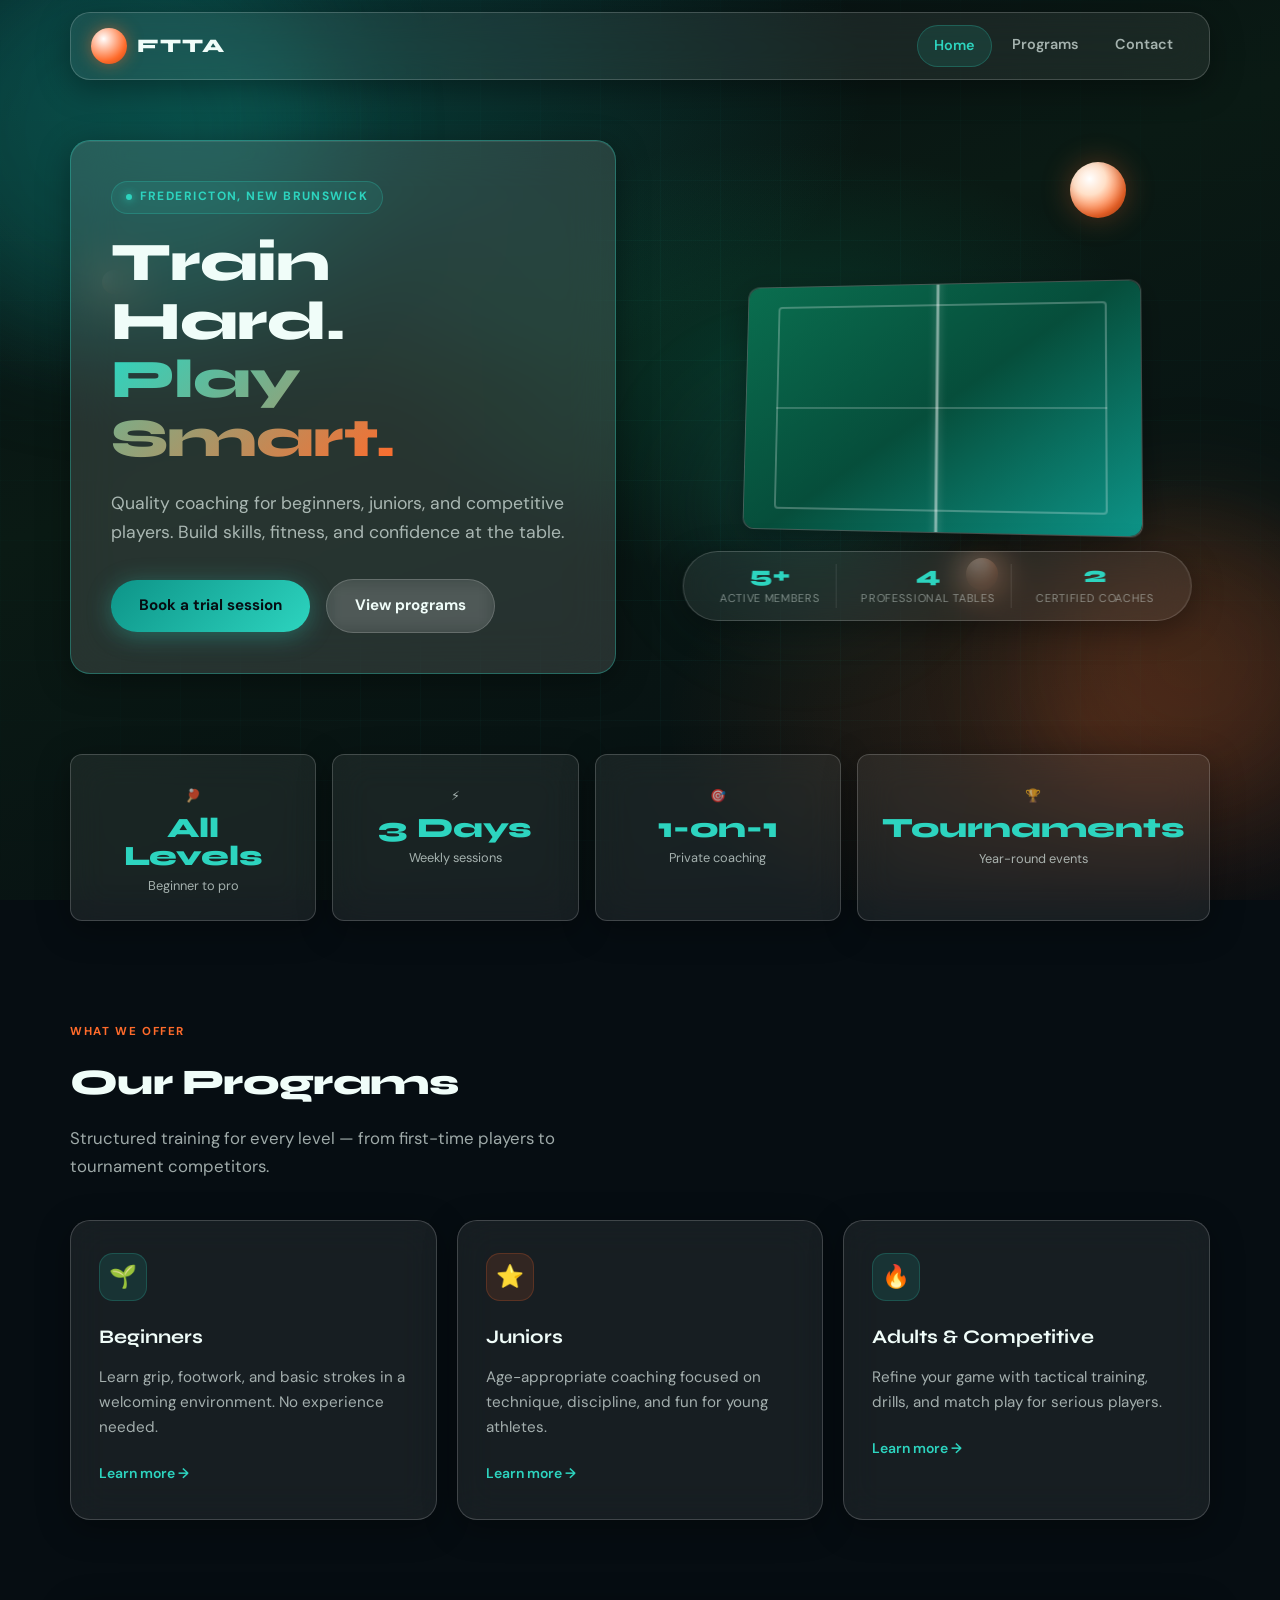
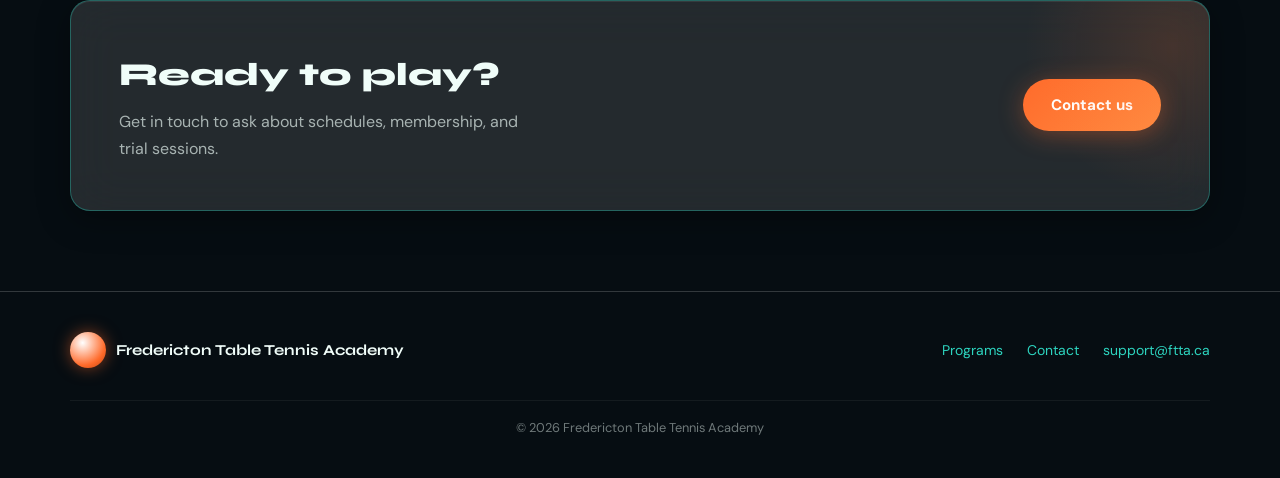
<file: index.html>
<!DOCTYPE html>
<html lang="en">
  <head>
    <meta charset="UTF-8" />
    <meta name="viewport" content="width=device-width, initial-scale=1.0" />
    <meta
      name="description"
      content="Fredericton Table Tennis Academy — coaching and programs for all ages and skill levels."
    />
    <title>Fredericton Table Tennis Academy</title>
    <link rel="preconnect" href="https://fonts.googleapis.com" />
    <link rel="preconnect" href="https://fonts.gstatic.com" crossorigin />
    <link
      href="https://fonts.googleapis.com/css2?family=DM+Sans:ital,opsz,wght@0,9..40,400;0,9..40,600;0,9..40,700;1,9..40,400&family=Syne:wght@700;800&display=swap"
      rel="stylesheet"
    />
    <link rel="stylesheet" href="styles.css" />
  </head>
  <body>
    <div class="bg-scene" aria-hidden="true">
      <div class="orb orb--green"></div>
      <div class="orb orb--orange"></div>
      <div class="orb orb--teal"></div>
      <div class="ball-deco ball-deco--1"></div>
      <div class="ball-deco ball-deco--2"></div>
      <div class="ball-deco ball-deco--3"></div>
    </div>

    <header class="site-header">
      <div class="container header-inner glass">
        <a class="logo" href="index.html">
          <span class="logo-icon" aria-hidden="true"></span>
          FTTA
        </a>
        <nav class="site-nav" aria-label="Main navigation">
          <a href="index.html" aria-current="page">Home</a>
          <a href="programs.html">Programs</a>
          <a href="contact.html">Contact</a>
        </nav>
      </div>
    </header>

    <main>
      <section class="hero">
        <div class="container hero-grid">
          <div class="hero-content glass-strong">
            <p class="eyebrow">
              <span class="eyebrow-dot" aria-hidden="true"></span>
              Fredericton, New Brunswick
            </p>
            <h1>
              Train Hard.<br />
              <span class="accent">Play Smart.</span>
            </h1>
            <p class="hero-text">
              Quality coaching for beginners, juniors, and competitive players.
              Build skills, fitness, and confidence at the table.
            </p>
            <div class="hero-actions">
              <a class="btn btn-primary" href="contact.html">Book a trial session</a>
              <a class="btn btn-secondary" href="programs.html">View programs</a>
            </div>
          </div>

          <div class="hero-visual">
            <div class="table-card glass">
              <div class="table-surface">
                <div class="table-net" aria-hidden="true"></div>
              </div>
            </div>
            <div class="hero-stat-strip glass">
              <div class="hero-stat">
                <strong>5+</strong>
                <span>Active Members</span>
              </div>
              <div class="hero-stat">
                <strong>4</strong>
                <span>Professional Tables</span>
              </div>
              <div class="hero-stat">
                <strong>2</strong>
                <span>Certified Coaches</span>
              </div>
            </div>
          </div>
        </div>
      </section>

      <section class="stats-bar" aria-label="Club highlights">
        <div class="container stats-grid">
          <div class="stat-card glass">
            <span class="stat-icon" aria-hidden="true">🏓</span>
            <strong>All Levels</strong>
            <span>Beginner to pro</span>
          </div>
          <div class="stat-card glass">
            <span class="stat-icon" aria-hidden="true">⚡</span>
            <strong>3 Days</strong>
            <span>Weekly sessions</span>
          </div>
          <div class="stat-card glass">
            <span class="stat-icon" aria-hidden="true">🎯</span>
            <strong>1-on-1</strong>
            <span>Private coaching</span>
          </div>
          <div class="stat-card glass">
            <span class="stat-icon" aria-hidden="true">🏆</span>
            <strong>Tournaments</strong>
            <span>Year-round events</span>
          </div>
        </div>
      </section>

      <section class="programs-preview" id="programs">
        <div class="container">
          <div class="section-header">
            <span class="section-tag">What we offer</span>
            <h2>Our Programs</h2>
            <p class="section-intro">
              Structured training for every level — from first-time players to tournament competitors.
            </p>
          </div>

          <div class="card-grid">
            <article class="card glass">
              <div class="card-icon" aria-hidden="true">🌱</div>
              <h3>Beginners</h3>
              <p>
                Learn grip, footwork, and basic strokes in a welcoming environment.
                No experience needed.
              </p>
              <a class="card-link" href="programs.html">Learn more →</a>
            </article>

            <article class="card glass">
              <div class="card-icon" aria-hidden="true">⭐</div>
              <h3>Juniors</h3>
              <p>
                Age-appropriate coaching focused on technique, discipline, and fun
                for young athletes.
              </p>
              <a class="card-link" href="programs.html">Learn more →</a>
            </article>

            <article class="card glass">
              <div class="card-icon" aria-hidden="true">🔥</div>
              <h3>Adults &amp; Competitive</h3>
              <p>
                Refine your game with tactical training, drills, and match play
                for serious players.
              </p>
              <a class="card-link" href="programs.html">Learn more →</a>
            </article>
          </div>
        </div>
      </section>

      <section class="cta">
        <div class="container cta-inner glass-strong">
          <div class="cta-text">
            <h2>Ready to play?</h2>
            <p>Get in touch to ask about schedules, membership, and trial sessions.</p>
          </div>
          <a class="btn btn-orange" href="contact.html">Contact us</a>
        </div>
      </section>
    </main>

    <footer class="site-footer">
      <div class="container footer-inner">
        <div class="footer-brand">
          <span class="logo-icon" aria-hidden="true"></span>
          <strong>Fredericton Table Tennis Academy</strong>
        </div>
        <div class="footer-links">
          <a href="programs.html">Programs</a>
          <a href="contact.html">Contact</a>
          <a href="mailto:support@ftta.ca">support@ftta.ca</a>
        </div>
        <p class="footer-copy">&copy; 2026 Fredericton Table Tennis Academy</p>
      </div>
    </footer>
  </body>
</html>
</file>
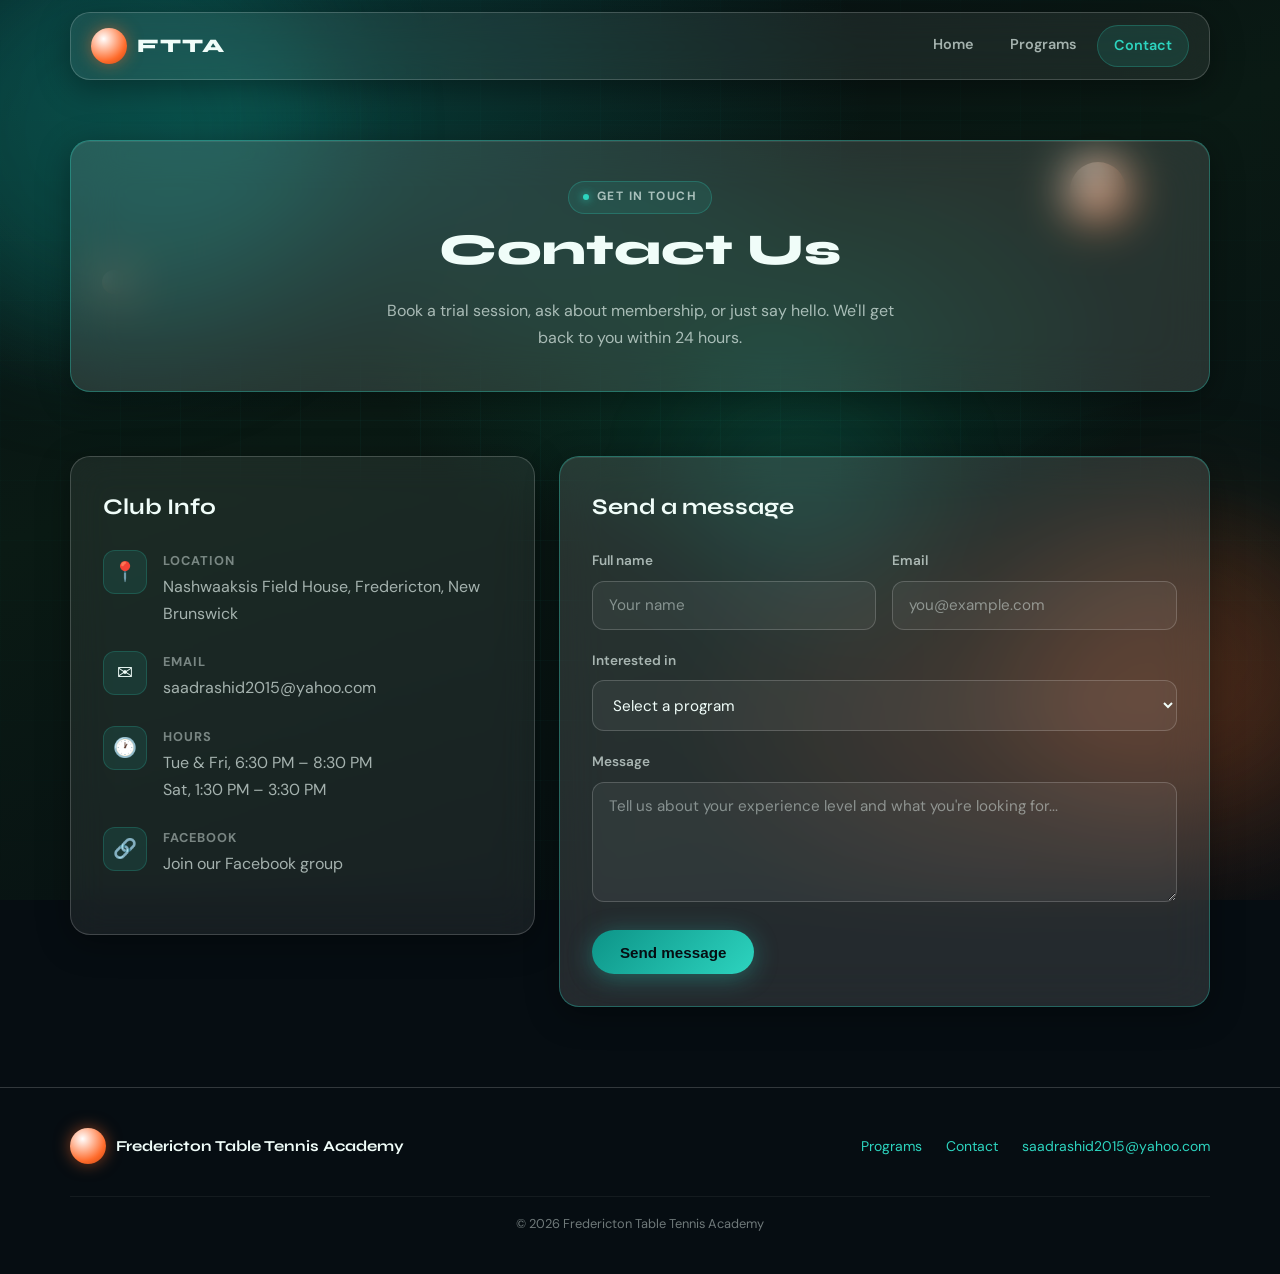
<file: contact.html>
<!DOCTYPE html>
<html lang="en">
  <head>
    <meta charset="UTF-8" />
    <meta name="viewport" content="width=device-width, initial-scale=1.0" />
    <meta
      name="description"
      content="Contact Fredericton Table Tennis Academy — book a trial session or ask about membership."
    />
    <title>Contact — Fredericton Table Tennis Academy</title>
    <link rel="preconnect" href="https://fonts.googleapis.com" />
    <link rel="preconnect" href="https://fonts.gstatic.com" crossorigin />
    <link
      href="https://fonts.googleapis.com/css2?family=DM+Sans:ital,opsz,wght@0,9..40,400;0,9..40,600;0,9..40,700;1,9..40,400&family=Syne:wght@700;800&display=swap"
      rel="stylesheet"
    />
    <link rel="stylesheet" href="styles.css" />
  </head>
  <body>
    <div class="bg-scene" aria-hidden="true">
      <div class="orb orb--green"></div>
      <div class="orb orb--orange"></div>
      <div class="orb orb--teal"></div>
      <div class="ball-deco ball-deco--1"></div>
      <div class="ball-deco ball-deco--3"></div>
    </div>

    <header class="site-header">
      <div class="container header-inner glass">
        <a class="logo" href="index.html">
          <span class="logo-icon" aria-hidden="true"></span>
          FTTA
        </a>
        <nav class="site-nav" aria-label="Main navigation">
          <a href="index.html">Home</a>
          <a href="programs.html">Programs</a>
          <a href="contact.html" aria-current="page">Contact</a>
        </nav>
      </div>
    </header>

    <main>
      <section class="page-hero">
        <div class="container page-hero-inner glass-strong">
          <p class="eyebrow">
            <span class="eyebrow-dot" aria-hidden="true"></span>
            Get in touch
          </p>
          <h1>Contact Us</h1>
          <p>
            Book a trial session, ask about membership, or just say hello.
            We'll get back to you within 24 hours.
          </p>
        </div>
      </section>

      <section class="contact-section">
        <div class="container contact-grid">
          <aside class="contact-info glass">
            <h2>Club Info</h2>

            <div class="info-item">
              <div class="info-icon" aria-hidden="true">📍</div>
              <div>
                <strong>Location</strong>
                <p><a href="https://maps.app.goo.gl/cxMmkGWkhdPHXyVo7" target="_blank" rel="noopener noreferrer">Nashwaaksis Field House, Fredericton, New Brunswick</a></p>
              </div>
            </div>

            <div class="info-item">
              <div class="info-icon" aria-hidden="true">✉️</div>
              <div>
                <strong>Email</strong>
                <p><a href="mailto:saadrashid2015@yahoo.com">saadrashid2015@yahoo.com</a></p>
              </div>
            </div>

            <div class="info-item">
              <div class="info-icon" aria-hidden="true">🕐</div>
              <div>
                <strong>Hours</strong>
                <p>Tue & Fri, 6:30 PM – 8:30 PM</p>
                <p>Sat, 1:30 PM – 3:30 PM</p>
              </div>
            </div>

            <div class="info-item">
              <div class="info-icon" aria-hidden="true">🔗</div>
              <div>
                <strong>Facebook</strong>
                <p><a href="https://www.facebook.com/share/g/17rjNge739/" target="_blank" rel="noopener noreferrer">Join our Facebook group</a></p>
              </div>
            </div>
          </aside>

          <div class="contact-form-wrap glass-strong">
            <h2>Send a message</h2>
            <form action="#" method="post">
              <div class="form-row">
                <div class="form-group">
                  <label for="name">Full name</label>
                  <input type="text" id="name" name="name" placeholder="Your name" required />
                </div>
                <div class="form-group">
                  <label for="email">Email</label>
                  <input type="email" id="email" name="email" placeholder="you@example.com" required />
                </div>
              </div>

              <div class="form-group">
                <label for="program">Interested in</label>
                <select id="program" name="program">
                  <option value="">Select a program</option>
                  <option value="beginners">Beginners</option>
                  <option value="juniors">Juniors</option>
                  <option value="competitive">Adults &amp; Competitive</option>
                  <option value="trial">Free trial session</option>
                  <option value="other">Other</option>
                </select>
              </div>

              <div class="form-group">
                <label for="message">Message</label>
                <textarea
                  id="message"
                  name="message"
                  placeholder="Tell us about your experience level and what you're looking for..."
                  required
                ></textarea>
              </div>

              <button type="submit" class="btn btn-primary">Send message</button>
            </form>
          </div>
        </div>
      </section>
    </main>

    <footer class="site-footer">
      <div class="container footer-inner">
        <div class="footer-brand">
          <span class="logo-icon" aria-hidden="true"></span>
          <strong>Fredericton Table Tennis Academy</strong>
        </div>
        <div class="footer-links">
          <a href="programs.html">Programs</a>
          <a href="contact.html">Contact</a>
          <a href="mailto:saadrashid2015@yahoo.com">saadrashid2015@yahoo.com</a>
        </div>
        <p class="footer-copy">&copy; 2026 Fredericton Table Tennis Academy</p>
      </div>
    </footer>
  </body>
</html>
</file>
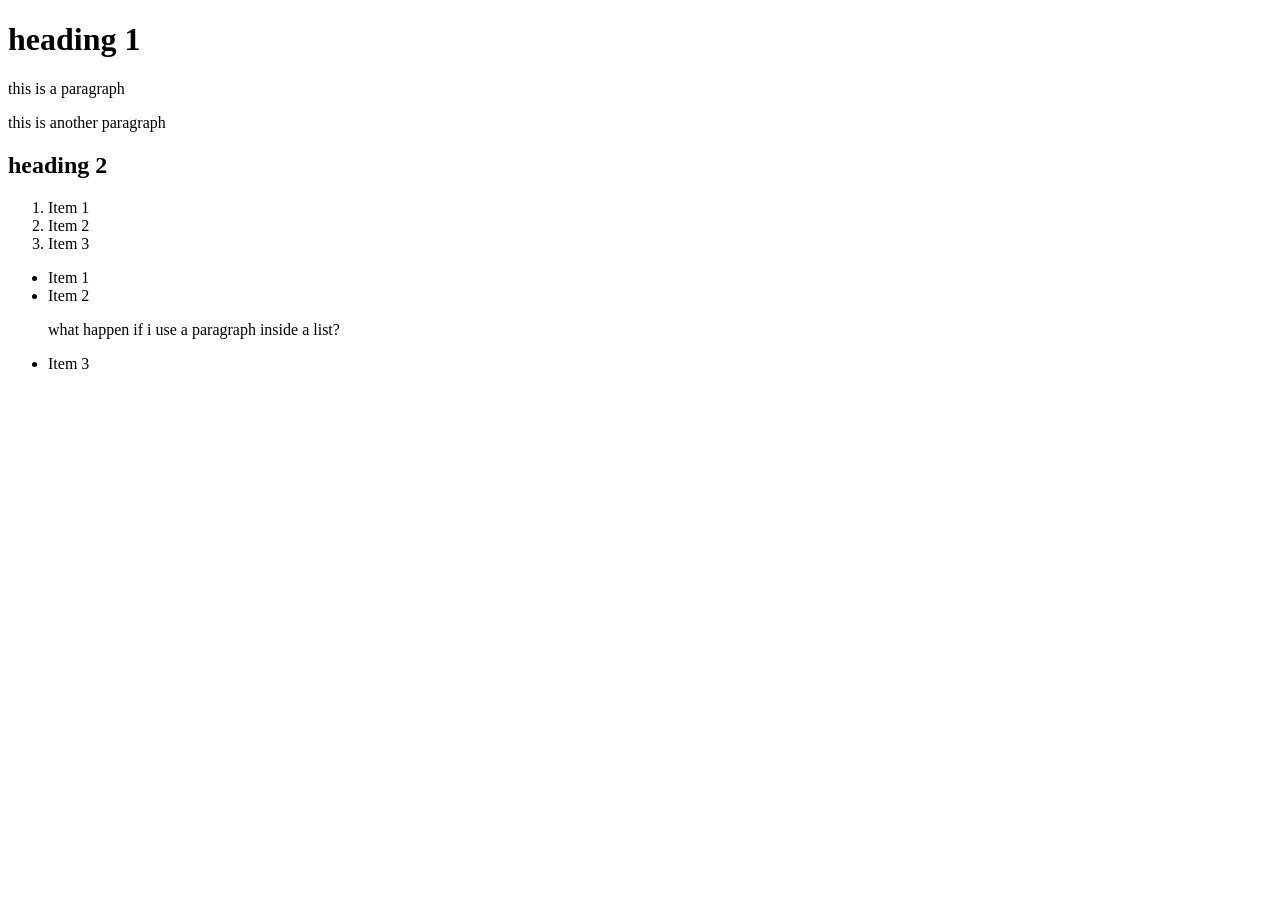
<file: prac1.html>
<!DOCTYPE html>
    <html>
        <head>
            <meta charset="UTF-8">
            <title>
                Sample web
            </title>
            <!--<h1>Heading 1</h1> -->
        </head>
        <body>
            <h1>heading 1</h1>
            <p>this is a paragraph</p>
            <p>this is another paragraph</p>
            <h2>heading 2</h2>
            <ol>
                <li>Item 1</li>
                <li>Item 2</li>
                <li>Item 3</li>
            </ol>
            <ul>
                <li>Item 1</li>
                <li>Item 2</li>
                <p>what happen if i use a paragraph inside a list?</p>
                <li>Item 3</li>
            </ul>
        </body>
        
    </html>


<!-- 
    body -> header -> main -> section -> footer 
-->
</file>
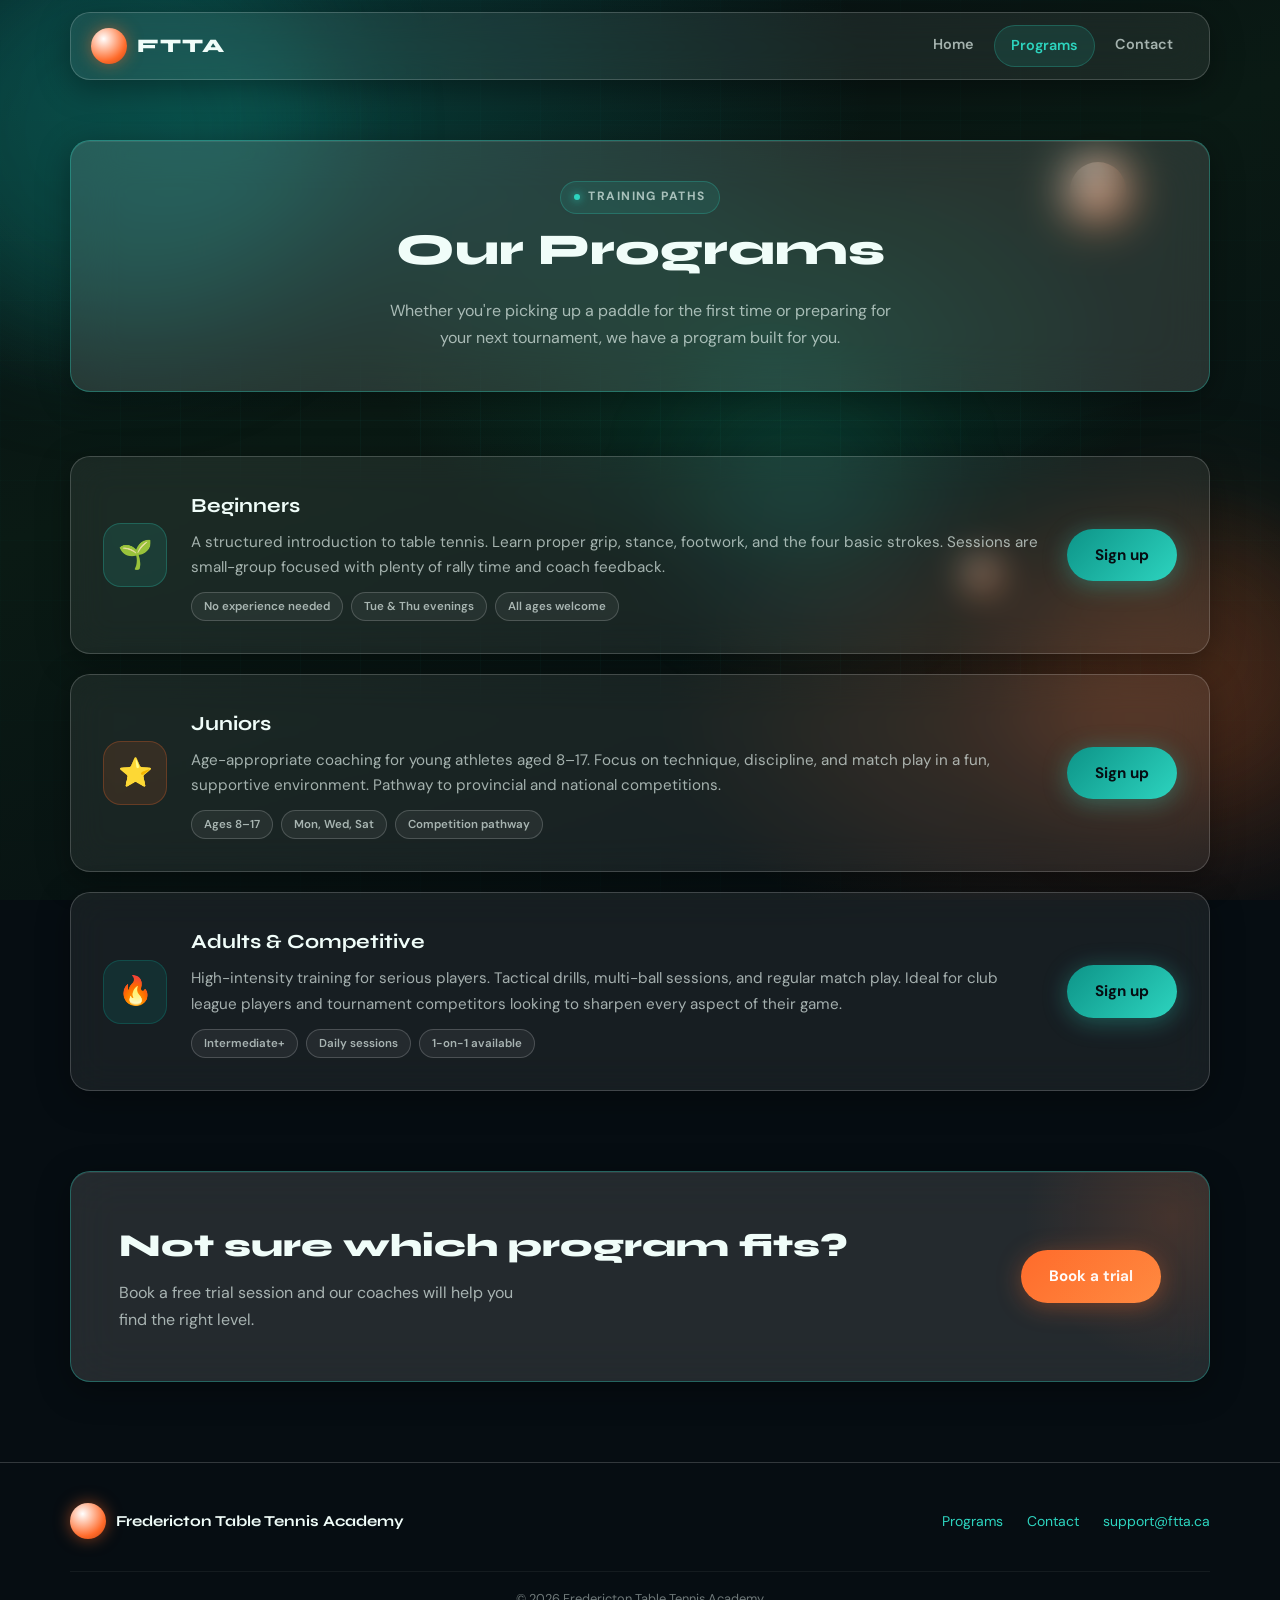
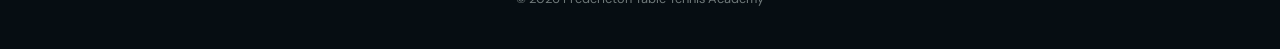
<file: programs.html>
<!DOCTYPE html>
<html lang="en">
  <head>
    <meta charset="UTF-8" />
    <meta name="viewport" content="width=device-width, initial-scale=1.0" />
    <meta
      name="description"
      content="Programs at Fredericton Table Tennis Academy — beginners, juniors, and competitive training."
    />
    <title>Programs — Fredericton Table Tennis Academy</title>
    <link rel="preconnect" href="https://fonts.googleapis.com" />
    <link rel="preconnect" href="https://fonts.gstatic.com" crossorigin />
    <link
      href="https://fonts.googleapis.com/css2?family=DM+Sans:ital,opsz,wght@0,9..40,400;0,9..40,600;0,9..40,700;1,9..40,400&family=Syne:wght@700;800&display=swap"
      rel="stylesheet"
    />
    <link rel="stylesheet" href="styles.css" />
  </head>
  <body>
    <div class="bg-scene" aria-hidden="true">
      <div class="orb orb--green"></div>
      <div class="orb orb--orange"></div>
      <div class="orb orb--teal"></div>
      <div class="ball-deco ball-deco--1"></div>
      <div class="ball-deco ball-deco--2"></div>
    </div>

    <header class="site-header">
      <div class="container header-inner glass">
        <a class="logo" href="index.html">
          <span class="logo-icon" aria-hidden="true"></span>
          FTTA
        </a>
        <nav class="site-nav" aria-label="Main navigation">
          <a href="index.html">Home</a>
          <a href="programs.html" aria-current="page">Programs</a>
          <a href="contact.html">Contact</a>
        </nav>
      </div>
    </header>

    <main>
      <section class="page-hero">
        <div class="container page-hero-inner glass-strong">
          <p class="eyebrow">
            <span class="eyebrow-dot" aria-hidden="true"></span>
            Training paths
          </p>
          <h1>Our Programs</h1>
          <p>
            Whether you're picking up a paddle for the first time or preparing for your next tournament,
            we have a program built for you.
          </p>
        </div>
      </section>

      <section class="program-detail">
        <div class="container program-list">
          <article class="program-item glass">
            <div class="program-badge program-badge--green" aria-hidden="true">🌱</div>
            <div class="program-body">
              <h3>Beginners</h3>
              <p>
                A structured introduction to table tennis. Learn proper grip, stance, footwork,
                and the four basic strokes. Sessions are small-group focused with plenty of
                rally time and coach feedback.
              </p>
              <div class="program-tags">
                <span class="tag">No experience needed</span>
                <span class="tag">Tue &amp; Thu evenings</span>
                <span class="tag">All ages welcome</span>
              </div>
            </div>
            <a class="btn btn-primary" href="contact.html">Sign up</a>
          </article>

          <article class="program-item glass">
            <div class="program-badge program-badge--orange" aria-hidden="true">⭐</div>
            <div class="program-body">
              <h3>Juniors</h3>
              <p>
                Age-appropriate coaching for young athletes aged 8–17. Focus on technique,
                discipline, and match play in a fun, supportive environment. Pathway to
                provincial and national competitions.
              </p>
              <div class="program-tags">
                <span class="tag">Ages 8–17</span>
                <span class="tag">Mon, Wed, Sat</span>
                <span class="tag">Competition pathway</span>
              </div>
            </div>
            <a class="btn btn-primary" href="contact.html">Sign up</a>
          </article>

          <article class="program-item glass">
            <div class="program-badge program-badge--teal" aria-hidden="true">🔥</div>
            <div class="program-body">
              <h3>Adults &amp; Competitive</h3>
              <p>
                High-intensity training for serious players. Tactical drills, multi-ball sessions,
                and regular match play. Ideal for club league players and tournament competitors
                looking to sharpen every aspect of their game.
              </p>
              <div class="program-tags">
                <span class="tag">Intermediate+</span>
                <span class="tag">Daily sessions</span>
                <span class="tag">1-on-1 available</span>
              </div>
            </div>
            <a class="btn btn-primary" href="contact.html">Sign up</a>
          </article>
        </div>
      </section>

      <section class="cta">
        <div class="container cta-inner glass-strong">
          <div class="cta-text">
            <h2>Not sure which program fits?</h2>
            <p>Book a free trial session and our coaches will help you find the right level.</p>
          </div>
          <a class="btn btn-orange" href="contact.html">Book a trial</a>
        </div>
      </section>
    </main>

    <footer class="site-footer">
      <div class="container footer-inner">
        <div class="footer-brand">
          <span class="logo-icon" aria-hidden="true"></span>
          <strong>Fredericton Table Tennis Academy</strong>
        </div>
        <div class="footer-links">
          <a href="programs.html">Programs</a>
          <a href="contact.html">Contact</a>
          <a href="mailto:support@ftta.ca">support@ftta.ca</a>
        </div>
        <p class="footer-copy">&copy; 2026 Fredericton Table Tennis Academy</p>
      </div>
    </footer>
  </body>
</html>
</file>
<file: styles.css>
/* ── FTTA Glassmorphism Design System ── */
:root {
  /* Table tennis palette */
  --green-deep: #064e3b;
  --green-table: #0d9488;
  --green-bright: #2dd4bf;
  --orange-ball: #ff6b2b;
  --orange-glow: #ff8c42;
  --dark-bg: #060d12;
  --dark-surface: #0a1520;

  /* Glass tokens */
  --glass-bg: rgba(255, 255, 255, 0.07);
  --glass-bg-strong: rgba(255, 255, 255, 0.12);
  --glass-border: rgba(255, 255, 255, 0.18);
  --glass-border-bright: rgba(45, 212, 191, 0.35);
  --glass-blur: 18px;
  --glass-shadow: 0 8px 32px rgba(0, 0, 0, 0.35);

  /* Text */
  --text-primary: #f0fdf9;
  --text-muted: rgba(240, 253, 249, 0.65);
  --text-dim: rgba(240, 253, 249, 0.45);

  /* Layout */
  --radius: 20px;
  --radius-sm: 12px;
  --max-width: 1140px;
  --font-display: "Syne", system-ui, sans-serif;
  --font-body: "DM Sans", system-ui, sans-serif;
}

*,
*::before,
*::after {
  box-sizing: border-box;
}

html {
  scroll-behavior: smooth;
}

body {
  margin: 0;
  font-family: var(--font-body);
  color: var(--text-primary);
  background: var(--dark-bg);
  line-height: 1.65;
  min-height: 100vh;
  overflow-x: hidden;
}

img {
  max-width: 100%;
  display: block;
}

a {
  color: inherit;
}

/* ── Animated background ── */
.bg-scene {
  position: fixed;
  inset: 0;
  z-index: -1;
  overflow: hidden;
  background:
    radial-gradient(ellipse 80% 60% at 20% 10%, rgba(13, 148, 136, 0.35) 0%, transparent 60%),
    radial-gradient(ellipse 60% 50% at 85% 80%, rgba(255, 107, 43, 0.18) 0%, transparent 55%),
    radial-gradient(ellipse 50% 40% at 60% 40%, rgba(6, 78, 59, 0.5) 0%, transparent 60%),
    linear-gradient(160deg, #060d12 0%, #0a1a14 40%, #060d12 100%);
}

/* Table line grid pattern */
.bg-scene::before {
  content: "";
  position: absolute;
  inset: 0;
  background-image:
    linear-gradient(rgba(45, 212, 191, 0.04) 1px, transparent 1px),
    linear-gradient(90deg, rgba(45, 212, 191, 0.04) 1px, transparent 1px);
  background-size: 60px 60px;
  mask-image: radial-gradient(ellipse 70% 70% at 50% 50%, black 30%, transparent 100%);
}

/* Floating orbs */
.orb {
  position: absolute;
  border-radius: 50%;
  filter: blur(60px);
  pointer-events: none;
  animation: float 8s ease-in-out infinite;
}

.orb--green {
  width: 420px;
  height: 420px;
  background: rgba(13, 148, 136, 0.25);
  top: -80px;
  left: -100px;
}

.orb--orange {
  width: 300px;
  height: 300px;
  background: rgba(255, 107, 43, 0.15);
  bottom: 10%;
  right: -60px;
  animation-delay: -3s;
}

.orb--teal {
  width: 200px;
  height: 200px;
  background: rgba(45, 212, 191, 0.12);
  top: 45%;
  left: 55%;
  animation-delay: -5s;
}

@keyframes float {
  0%, 100% { transform: translateY(0) scale(1); }
  50% { transform: translateY(-24px) scale(1.04); }
}

/* Decorative ping pong balls */
.ball-deco {
  position: absolute;
  border-radius: 50%;
  background: radial-gradient(circle at 35% 30%, #fff 0%, #ffe0c8 30%, var(--orange-ball) 70%, #c2410c 100%);
  box-shadow:
    inset -4px -4px 12px rgba(0, 0, 0, 0.2),
    0 0 30px rgba(255, 107, 43, 0.3);
  pointer-events: none;
  animation: bounce-ball 6s ease-in-out infinite;
}

.ball-deco--1 {
  width: 56px;
  height: 56px;
  top: 18%;
  right: 12%;
  animation-delay: 0s;
}

.ball-deco--2 {
  width: 32px;
  height: 32px;
  top: 62%;
  right: 22%;
  opacity: 0.7;
  animation-delay: -2s;
}

.ball-deco--3 {
  width: 24px;
  height: 24px;
  top: 30%;
  left: 8%;
  opacity: 0.5;
  animation-delay: -4s;
}

@keyframes bounce-ball {
  0%, 100% { transform: translateY(0) rotate(0deg); }
  50% { transform: translateY(-16px) rotate(180deg); }
}

/* ── Glass utility ── */
.glass {
  background: var(--glass-bg);
  backdrop-filter: blur(var(--glass-blur));
  -webkit-backdrop-filter: blur(var(--glass-blur));
  border: 1px solid var(--glass-border);
  box-shadow: var(--glass-shadow);
}

.glass-strong {
  background: var(--glass-bg-strong);
  backdrop-filter: blur(24px);
  -webkit-backdrop-filter: blur(24px);
  border: 1px solid var(--glass-border-bright);
  box-shadow: var(--glass-shadow), inset 0 1px 0 rgba(255, 255, 255, 0.08);
}

.container {
  width: min(100% - 2rem, var(--max-width));
  margin-inline: auto;
}

/* ── Header ── */
.site-header {
  position: sticky;
  top: 0;
  z-index: 100;
  padding: 0.75rem 0;
}

.header-inner {
  display: flex;
  align-items: center;
  justify-content: space-between;
  padding: 0.75rem 1.25rem;
  border-radius: var(--radius);
}

.logo {
  display: flex;
  align-items: center;
  gap: 0.6rem;
  font-family: var(--font-display);
  font-weight: 800;
  font-size: 1.2rem;
  text-decoration: none;
  letter-spacing: 0.06em;
  text-transform: uppercase;
}

.logo-icon {
  width: 36px;
  height: 36px;
  border-radius: 50%;
  background: radial-gradient(circle at 35% 30%, #fff 0%, var(--orange-ball) 65%, #c2410c 100%);
  box-shadow: 0 0 16px rgba(255, 107, 43, 0.5);
  flex-shrink: 0;
}

.site-nav {
  display: flex;
  gap: 0.25rem;
}

.site-nav a {
  text-decoration: none;
  color: var(--text-muted);
  font-weight: 600;
  font-size: 0.9rem;
  padding: 0.5rem 1rem;
  border-radius: 999px;
  transition: color 0.2s, background 0.2s;
}

.site-nav a:hover {
  color: var(--text-primary);
  background: rgba(255, 255, 255, 0.08);
}

.site-nav a[aria-current="page"] {
  color: var(--green-bright);
  background: rgba(45, 212, 191, 0.12);
  border: 1px solid rgba(45, 212, 191, 0.25);
}

/* ── Hero ── */
.hero {
  padding: 3rem 0 5rem;
  position: relative;
}

.hero-grid {
  display: grid;
  grid-template-columns: 1fr 1fr;
  gap: 3rem;
  align-items: center;
}

.hero-content {
  padding: 2.5rem;
  border-radius: var(--radius);
}

.eyebrow {
  display: inline-flex;
  align-items: center;
  gap: 0.5rem;
  text-transform: uppercase;
  letter-spacing: 0.12em;
  font-size: 0.75rem;
  font-weight: 700;
  color: var(--green-bright);
  margin: 0 0 1.25rem;
  padding: 0.35rem 0.85rem;
  border-radius: 999px;
  background: rgba(45, 212, 191, 0.1);
  border: 1px solid rgba(45, 212, 191, 0.25);
}

.eyebrow-dot {
  width: 6px;
  height: 6px;
  border-radius: 50%;
  background: var(--green-bright);
  box-shadow: 0 0 8px var(--green-bright);
  animation: pulse 2s ease-in-out infinite;
}

@keyframes pulse {
  0%, 100% { opacity: 1; }
  50% { opacity: 0.4; }
}

.hero h1 {
  font-family: var(--font-display);
  font-size: clamp(2.2rem, 5vw, 3.4rem);
  font-weight: 800;
  line-height: 1.08;
  margin: 0 0 1.25rem;
  letter-spacing: -0.02em;
}

.hero h1 .accent {
  background: linear-gradient(135deg, var(--green-bright) 0%, var(--orange-ball) 100%);
  -webkit-background-clip: text;
  -webkit-text-fill-color: transparent;
  background-clip: text;
}

.hero-text {
  font-size: 1.1rem;
  color: var(--text-muted);
  margin: 0 0 2rem;
  max-width: 480px;
}

.hero-actions {
  display: flex;
  flex-wrap: wrap;
  gap: 1rem;
  align-items: center;
}

/* Hero visual — glass table card */
.hero-visual {
  position: relative;
  display: flex;
  align-items: center;
  justify-content: center;
  min-height: 380px;
}

.table-card {
  width: 100%;
  max-width: 400px;
  aspect-ratio: 1.6 / 1;
  border-radius: var(--radius-sm);
  position: relative;
  overflow: hidden;
  transform: perspective(800px) rotateY(-8deg) rotateX(4deg);
  transition: transform 0.4s ease;
}

.table-card:hover {
  transform: perspective(800px) rotateY(-2deg) rotateX(2deg);
}

.table-surface {
  position: absolute;
  inset: 0;
  background: linear-gradient(145deg, #0a6e4f 0%, #064e3b 50%, #0d9488 100%);
  border-radius: var(--radius-sm);
}

.table-surface::before {
  content: "";
  position: absolute;
  inset: 8%;
  border: 2px solid rgba(255, 255, 255, 0.25);
  border-radius: 4px;
}

.table-surface::after {
  content: "";
  position: absolute;
  top: 50%;
  left: 8%;
  right: 8%;
  height: 2px;
  background: rgba(255, 255, 255, 0.2);
}

.table-net {
  position: absolute;
  top: 50%;
  left: 50%;
  transform: translate(-50%, -50%);
  width: 3px;
  height: 110%;
  background: rgba(255, 255, 255, 0.5);
  box-shadow: 0 0 8px rgba(255, 255, 255, 0.3);
}

.hero-stat-strip {
  position: absolute;
  bottom: -1.5rem;
  left: 50%;
  transform: translateX(-50%);
  display: flex;
  gap: 0.5rem;
  padding: 0.75rem 1.25rem;
  border-radius: 999px;
  white-space: nowrap;
}

.hero-stat {
  display: flex;
  flex-direction: column;
  align-items: center;
  padding: 0 1rem;
  border-right: 1px solid rgba(255, 255, 255, 0.1);
}

.hero-stat:last-child {
  border-right: none;
}

.hero-stat strong {
  font-family: var(--font-display);
  font-size: 1.4rem;
  font-weight: 800;
  color: var(--green-bright);
  line-height: 1;
}

.hero-stat span {
  font-size: 0.7rem;
  color: var(--text-dim);
  text-transform: uppercase;
  letter-spacing: 0.06em;
  margin-top: 0.2rem;
}

/* ── Stats bar ── */
.stats-bar {
  padding: 0 0 4rem;
}

.stats-grid {
  display: grid;
  grid-template-columns: repeat(4, 1fr);
  gap: 1rem;
}

.stat-card {
  padding: 1.5rem;
  border-radius: var(--radius-sm);
  text-align: center;
  transition: transform 0.2s, border-color 0.2s;
}

.stat-card:hover {
  transform: translateY(-4px);
  border-color: var(--glass-border-bright);
}

.stat-icon {
  font-size: 1.75rem;
  margin-bottom: 0.5rem;
  display: block;
}

.stat-card strong {
  display: block;
  font-family: var(--font-display);
  font-size: 1.75rem;
  font-weight: 800;
  color: var(--green-bright);
  line-height: 1;
}

.stat-card span {
  font-size: 0.8rem;
  color: var(--text-muted);
  margin-top: 0.35rem;
  display: block;
}

/* ── Section headings ── */
.section-header {
  margin-bottom: 2.5rem;
}

.section-header h2 {
  font-family: var(--font-display);
  font-size: clamp(1.75rem, 3.5vw, 2.25rem);
  font-weight: 800;
  margin: 0 0 0.75rem;
  letter-spacing: -0.02em;
}

.section-intro {
  color: var(--text-muted);
  margin: 0;
  max-width: 560px;
  font-size: 1.05rem;
}

.section-tag {
  display: inline-block;
  font-size: 0.72rem;
  font-weight: 700;
  text-transform: uppercase;
  letter-spacing: 0.14em;
  color: var(--orange-ball);
  margin-bottom: 0.75rem;
}

/* ── Programs ── */
.programs-preview {
  padding: 2rem 0 5rem;
}

.card-grid {
  display: grid;
  grid-template-columns: repeat(3, 1fr);
  gap: 1.25rem;
}

.card {
  padding: 2rem 1.75rem;
  border-radius: var(--radius);
  transition: transform 0.25s ease, border-color 0.25s, box-shadow 0.25s;
  position: relative;
  overflow: hidden;
}

.card::before {
  content: "";
  position: absolute;
  top: 0;
  left: 0;
  right: 0;
  height: 3px;
  background: linear-gradient(90deg, var(--green-table), var(--green-bright));
  opacity: 0;
  transition: opacity 0.25s;
}

.card:nth-child(2)::before {
  background: linear-gradient(90deg, var(--orange-ball), var(--orange-glow));
}

.card:nth-child(3)::before {
  background: linear-gradient(90deg, var(--green-bright), var(--green-table));
}

.card:hover {
  transform: translateY(-6px);
  border-color: var(--glass-border-bright);
  box-shadow: var(--glass-shadow), 0 0 40px rgba(13, 148, 136, 0.12);
}

.card:hover::before {
  opacity: 1;
}

.card-icon {
  width: 48px;
  height: 48px;
  border-radius: 14px;
  display: flex;
  align-items: center;
  justify-content: center;
  font-size: 1.4rem;
  margin-bottom: 1.25rem;
  background: rgba(45, 212, 191, 0.12);
  border: 1px solid rgba(45, 212, 191, 0.2);
}

.card:nth-child(2) .card-icon {
  background: rgba(255, 107, 43, 0.12);
  border-color: rgba(255, 107, 43, 0.2);
}

.card h3 {
  font-family: var(--font-display);
  font-size: 1.2rem;
  font-weight: 700;
  margin: 0 0 0.75rem;
}

.card p {
  margin: 0 0 1.25rem;
  color: var(--text-muted);
  font-size: 0.95rem;
}

.card-link {
  display: inline-flex;
  align-items: center;
  gap: 0.4rem;
  font-size: 0.875rem;
  font-weight: 600;
  color: var(--green-bright);
  text-decoration: none;
  transition: gap 0.2s;
}

.card-link:hover {
  gap: 0.65rem;
}

/* ── CTA ── */
.cta {
  padding: 0 0 5rem;
}

.cta-inner {
  padding: 3rem;
  border-radius: var(--radius);
  display: flex;
  align-items: center;
  justify-content: space-between;
  gap: 2rem;
  position: relative;
  overflow: hidden;
}

.cta-inner::before {
  content: "";
  position: absolute;
  top: -50%;
  right: -10%;
  width: 300px;
  height: 300px;
  border-radius: 50%;
  background: radial-gradient(circle, rgba(255, 107, 43, 0.15) 0%, transparent 70%);
  pointer-events: none;
}

.cta-text h2 {
  font-family: var(--font-display);
  font-size: clamp(1.5rem, 3vw, 2rem);
  font-weight: 800;
  margin: 0 0 0.5rem;
}

.cta-text p {
  color: var(--text-muted);
  margin: 0;
  max-width: 420px;
}

/* ── Buttons ── */
.btn {
  display: inline-flex;
  align-items: center;
  gap: 0.5rem;
  padding: 0.85rem 1.75rem;
  border-radius: 999px;
  font-weight: 700;
  font-size: 0.95rem;
  text-decoration: none;
  border: none;
  cursor: pointer;
  transition: transform 0.2s, box-shadow 0.2s, background 0.2s;
  white-space: nowrap;
}

.btn:hover {
  transform: translateY(-2px);
}

.btn-primary {
  background: linear-gradient(135deg, var(--green-table) 0%, var(--green-bright) 100%);
  color: var(--dark-bg);
  box-shadow: 0 4px 24px rgba(45, 212, 191, 0.35);
}

.btn-primary:hover {
  box-shadow: 0 8px 32px rgba(45, 212, 191, 0.5);
}

.btn-secondary {
  background: rgba(255, 255, 255, 0.08);
  color: var(--text-primary);
  border: 1px solid var(--glass-border);
  backdrop-filter: blur(8px);
}

.btn-secondary:hover {
  background: rgba(255, 255, 255, 0.14);
  border-color: var(--glass-border-bright);
}

.btn-orange {
  background: linear-gradient(135deg, var(--orange-ball) 0%, var(--orange-glow) 100%);
  color: white;
  box-shadow: 0 4px 24px rgba(255, 107, 43, 0.35);
}

.btn-orange:hover {
  box-shadow: 0 8px 32px rgba(255, 107, 43, 0.5);
}

/* ── Page hero (inner pages) ── */
.page-hero {
  padding: 3rem 0 2rem;
}

.page-hero-inner {
  padding: 2.5rem;
  border-radius: var(--radius);
  text-align: center;
}

.page-hero h1 {
  font-family: var(--font-display);
  font-size: clamp(2rem, 4vw, 2.75rem);
  font-weight: 800;
  margin: 0 0 0.75rem;
}

.page-hero p {
  color: var(--text-muted);
  margin: 0 auto;
  max-width: 520px;
}

/* ── Contact form ── */
.contact-section {
  padding: 2rem 0 5rem;
}

.contact-grid {
  display: grid;
  grid-template-columns: 1fr 1.4fr;
  gap: 1.5rem;
  align-items: start;
}

.contact-info {
  padding: 2rem;
  border-radius: var(--radius);
}

.contact-info h2 {
  font-family: var(--font-display);
  font-size: 1.4rem;
  margin: 0 0 1.5rem;
}

.info-item {
  display: flex;
  gap: 1rem;
  margin-bottom: 1.5rem;
}

.info-icon {
  width: 44px;
  height: 44px;
  border-radius: 12px;
  display: flex;
  align-items: center;
  justify-content: center;
  font-size: 1.2rem;
  flex-shrink: 0;
  background: rgba(45, 212, 191, 0.1);
  border: 1px solid rgba(45, 212, 191, 0.2);
}

.info-item strong {
  display: block;
  font-size: 0.8rem;
  text-transform: uppercase;
  letter-spacing: 0.08em;
  color: var(--text-dim);
  margin-bottom: 0.2rem;
}

.info-item p,
.info-item a {
  margin: 0;
  color: var(--text-muted);
  text-decoration: none;
}

.info-item a:hover {
  color: var(--green-bright);
}

.contact-form-wrap {
  padding: 2rem;
  border-radius: var(--radius);
}

.contact-form-wrap h2 {
  font-family: var(--font-display);
  font-size: 1.4rem;
  margin: 0 0 1.5rem;
}

.form-group {
  margin-bottom: 1.25rem;
}

.form-group label {
  display: block;
  font-size: 0.85rem;
  font-weight: 600;
  color: var(--text-muted);
  margin-bottom: 0.5rem;
}

.form-group input,
.form-group select,
.form-group textarea {
  width: 100%;
  padding: 0.85rem 1rem;
  border-radius: var(--radius-sm);
  border: 1px solid var(--glass-border);
  background: rgba(255, 255, 255, 0.05);
  color: var(--text-primary);
  font-family: var(--font-body);
  font-size: 0.95rem;
  transition: border-color 0.2s, background 0.2s;
  outline: none;
}

.form-group input::placeholder,
.form-group textarea::placeholder {
  color: var(--text-dim);
}

.form-group input:focus,
.form-group select:focus,
.form-group textarea:focus {
  border-color: var(--glass-border-bright);
  background: rgba(255, 255, 255, 0.08);
}

.form-group select option {
  background: var(--dark-surface);
}

.form-group textarea {
  resize: vertical;
  min-height: 120px;
}

.form-row {
  display: grid;
  grid-template-columns: 1fr 1fr;
  gap: 1rem;
}

/* ── Program detail cards ── */
.program-detail {
  padding: 2rem 0 5rem;
}

.program-list {
  display: flex;
  flex-direction: column;
  gap: 1.25rem;
}

.program-item {
  padding: 2rem;
  border-radius: var(--radius);
  display: grid;
  grid-template-columns: auto 1fr auto;
  gap: 1.5rem;
  align-items: center;
  transition: transform 0.2s, border-color 0.2s;
}

.program-item:hover {
  transform: translateX(4px);
  border-color: var(--glass-border-bright);
}

.program-badge {
  width: 64px;
  height: 64px;
  border-radius: 18px;
  display: flex;
  align-items: center;
  justify-content: center;
  font-size: 1.75rem;
  flex-shrink: 0;
}

.program-badge--green {
  background: rgba(45, 212, 191, 0.12);
  border: 1px solid rgba(45, 212, 191, 0.25);
}

.program-badge--orange {
  background: rgba(255, 107, 43, 0.12);
  border: 1px solid rgba(255, 107, 43, 0.25);
}

.program-badge--teal {
  background: rgba(13, 148, 136, 0.15);
  border: 1px solid rgba(13, 148, 136, 0.3);
}

.program-body h3 {
  font-family: var(--font-display);
  font-size: 1.25rem;
  margin: 0 0 0.5rem;
}

.program-body p {
  margin: 0 0 0.75rem;
  color: var(--text-muted);
  font-size: 0.95rem;
}

.program-tags {
  display: flex;
  flex-wrap: wrap;
  gap: 0.5rem;
}

.tag {
  font-size: 0.72rem;
  font-weight: 600;
  padding: 0.25rem 0.75rem;
  border-radius: 999px;
  background: rgba(255, 255, 255, 0.06);
  border: 1px solid var(--glass-border);
  color: var(--text-muted);
}

/* ── Footer ── */
.site-footer {
  padding: 2.5rem 0;
  border-top: 1px solid var(--glass-border);
}

.footer-inner {
  display: flex;
  align-items: center;
  justify-content: space-between;
  flex-wrap: wrap;
  gap: 1rem;
}

.footer-brand {
  display: flex;
  align-items: center;
  gap: 0.6rem;
}

.footer-brand strong {
  font-family: var(--font-display);
  font-size: 0.95rem;
}

.footer-links {
  display: flex;
  gap: 1.5rem;
}

.footer-links a {
  color: var(--text-muted);
  text-decoration: none;
  font-size: 0.875rem;
  transition: color 0.2s;
}

.footer-links a:hover {
  color: var(--green-bright);
}

.footer-copy {
  width: 100%;
  text-align: center;
  font-size: 0.8rem;
  color: var(--text-dim);
  margin: 1rem 0 0;
  padding-top: 1rem;
  border-top: 1px solid rgba(255, 255, 255, 0.06);
}

.site-footer a {
  color: var(--green-bright);
  text-decoration: none;
}

.site-footer a:hover {
  text-decoration: underline;
}

/* ── Responsive ── */
@media (max-width: 900px) {
  .hero-grid {
    grid-template-columns: 1fr;
    gap: 2rem;
  }

  .hero-visual {
    min-height: 280px;
    order: -1;
  }

  .table-card {
    max-width: 320px;
    transform: none;
  }

  .stats-grid {
    grid-template-columns: repeat(2, 1fr);
  }

  .card-grid {
    grid-template-columns: 1fr;
  }

  .cta-inner {
    flex-direction: column;
    text-align: center;
  }

  .contact-grid {
    grid-template-columns: 1fr;
  }

  .program-item {
    grid-template-columns: auto 1fr;
  }

  .program-item .btn {
    grid-column: 1 / -1;
    justify-content: center;
  }

  .footer-inner {
    flex-direction: column;
    text-align: center;
  }

  .footer-links {
    justify-content: center;
  }
}

@media (max-width: 600px) {
  .site-nav a {
    padding: 0.4rem 0.65rem;
    font-size: 0.82rem;
  }

  .hero-content {
    padding: 1.75rem;
  }

  .hero-stat-strip {
    position: static;
    transform: none;
    margin-top: 1.5rem;
    flex-wrap: wrap;
    justify-content: center;
  }

  .form-row {
    grid-template-columns: 1fr;
  }

  .stats-grid {
    grid-template-columns: 1fr 1fr;
  }
}
</file>
